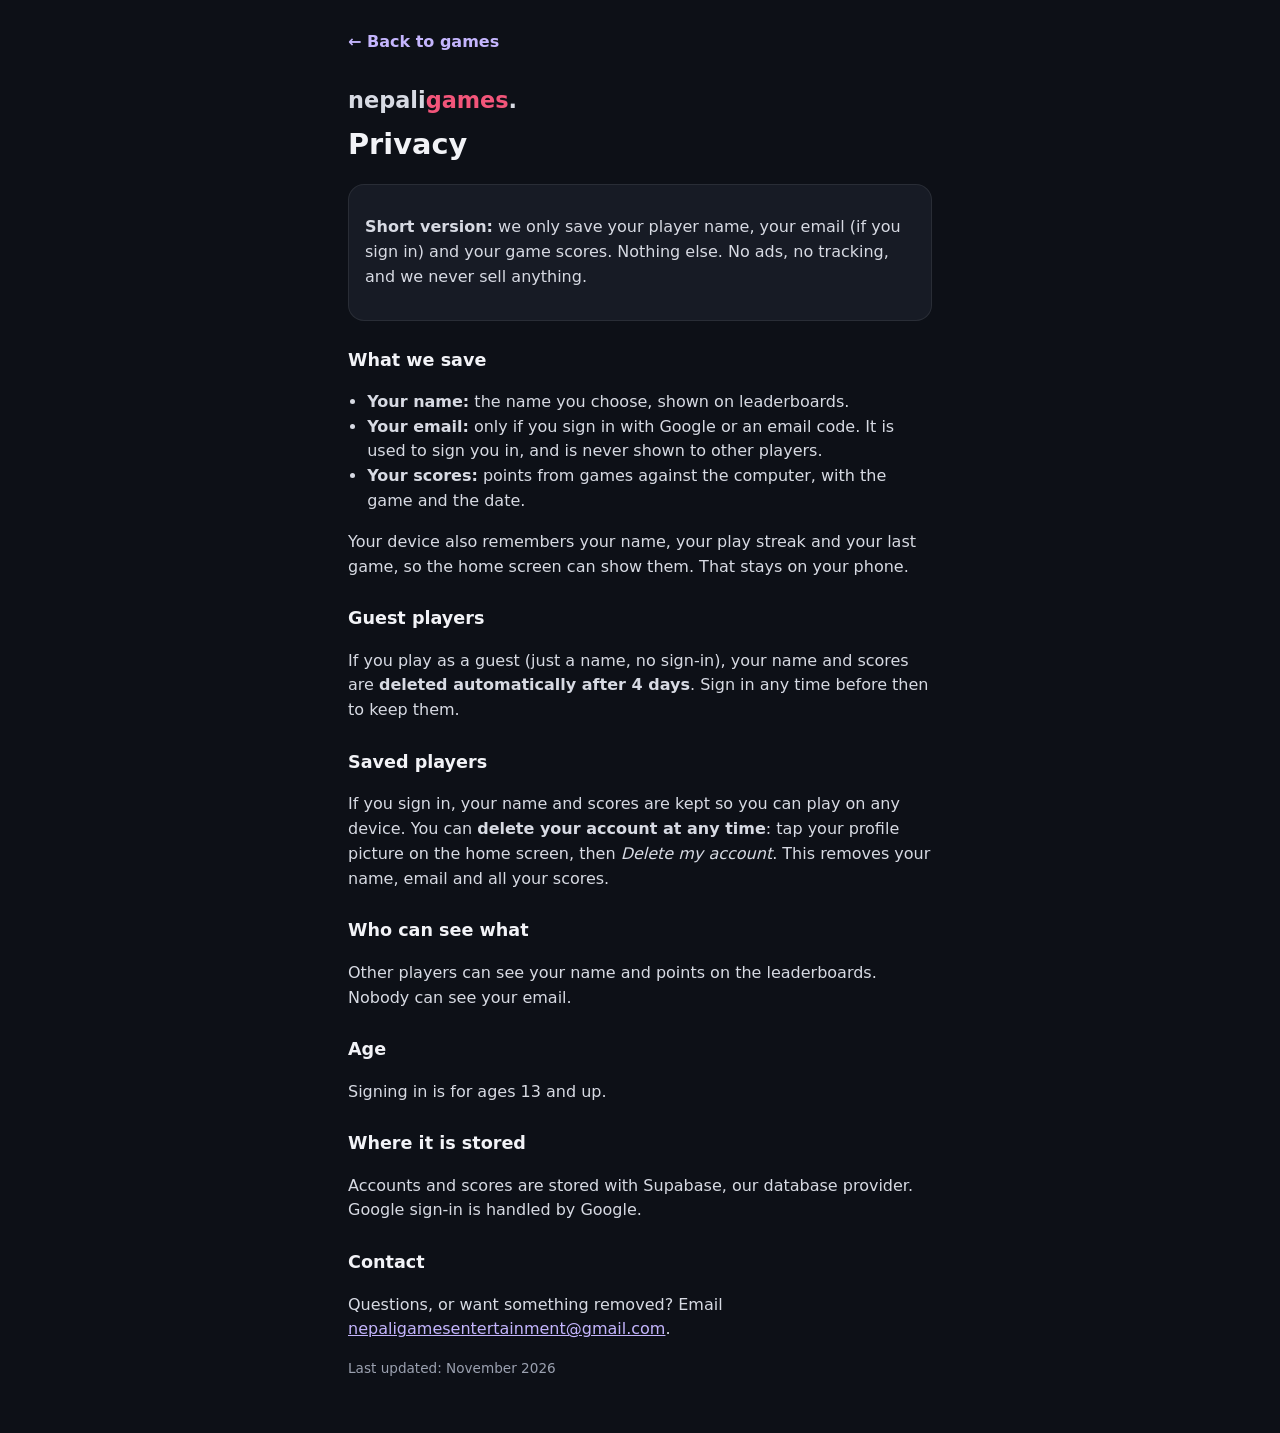
<file: privacy.html>
<!doctype html>
<html lang="en">
<head>
  <meta charset="utf-8">
  <meta name="viewport" content="width=device-width, initial-scale=1, viewport-fit=cover">
  <meta name="theme-color" content="#0d1017">
  <title>Privacy · nepaligames.</title>
  <style>
    :root { color-scheme: dark; }
    * { box-sizing: border-box; }
    body {
      margin: 0;
      background: #0d1017;
      color: #f2f3f7;
      font-family: system-ui, -apple-system, "Segoe UI", Roboto, sans-serif;
      line-height: 1.55;
      -webkit-text-size-adjust: 100%;
    }
    main {
      max-width: 620px;
      margin: 0 auto;
      padding: max(20px, env(safe-area-inset-top)) max(18px, env(safe-area-inset-right)) 40px max(18px, env(safe-area-inset-left));
    }
    a { color: #c4b5fd; }
    .back { display: inline-block; padding: 10px 0; font-weight: 600; text-decoration: none; }
    .logo { margin: 18px 0 0; font-size: 1.4rem; font-weight: 800; }
    .logo span { color: #f2557a; }
    h1 { margin: 4px 0 18px; font-size: 1.8rem; }
    h2 { margin: 26px 0 8px; font-size: 1.1rem; }
    p, li { color: #d7dae3; }
    ul { padding-left: 1.2rem; }
    .card { padding: 14px 16px; border-radius: 16px; background: #171b25; border: 1px solid rgba(255,255,255,0.08); }
    .muted { color: #9ba1b0; font-size: 0.85rem; }
  </style>
</head>
<body>
  <main>
    <a class="back" href="./">← Back to games</a>
    <p class="logo">nepali<span>games</span>.</p>
    <h1>Privacy</h1>

    <div class="card">
      <p><strong>Short version:</strong> we only save your player name, your email (if you sign in) and your game scores. Nothing else. No ads, no tracking, and we never sell anything.</p>
    </div>

    <h2>What we save</h2>
    <ul>
      <li><strong>Your name:</strong> the name you choose, shown on leaderboards.</li>
      <li><strong>Your email:</strong> only if you sign in with Google or an email code. It is used to sign you in, and is never shown to other players.</li>
      <li><strong>Your scores:</strong> points from games against the computer, with the game and the date.</li>
    </ul>
    <p>Your device also remembers your name, your play streak and your last game, so the home screen can show them. That stays on your phone.</p>

    <h2>Guest players</h2>
    <p>If you play as a guest (just a name, no sign-in), your name and scores are <strong>deleted automatically after 4 days</strong>. Sign in any time before then to keep them.</p>

    <h2>Saved players</h2>
    <p>If you sign in, your name and scores are kept so you can play on any device. You can <strong>delete your account at any time</strong>: tap your profile picture on the home screen, then <em>Delete my account</em>. This removes your name, email and all your scores.</p>

    <h2>Who can see what</h2>
    <p>Other players can see your name and points on the leaderboards. Nobody can see your email.</p>

    <h2>Age</h2>
    <p>Signing in is for ages 13 and up.</p>

    <h2>Where it is stored</h2>
    <p>Accounts and scores are stored with Supabase, our database provider. Google sign-in is handled by Google.</p>

    <h2>Contact</h2>
    <p>Questions, or want something removed? Email <a href="mailto:nepaligamesentertainment@gmail.com">nepaligamesentertainment@gmail.com</a>.</p>

    <p class="muted">Last updated: November 2026</p>
  </main>
</body>
</html>
</file>
